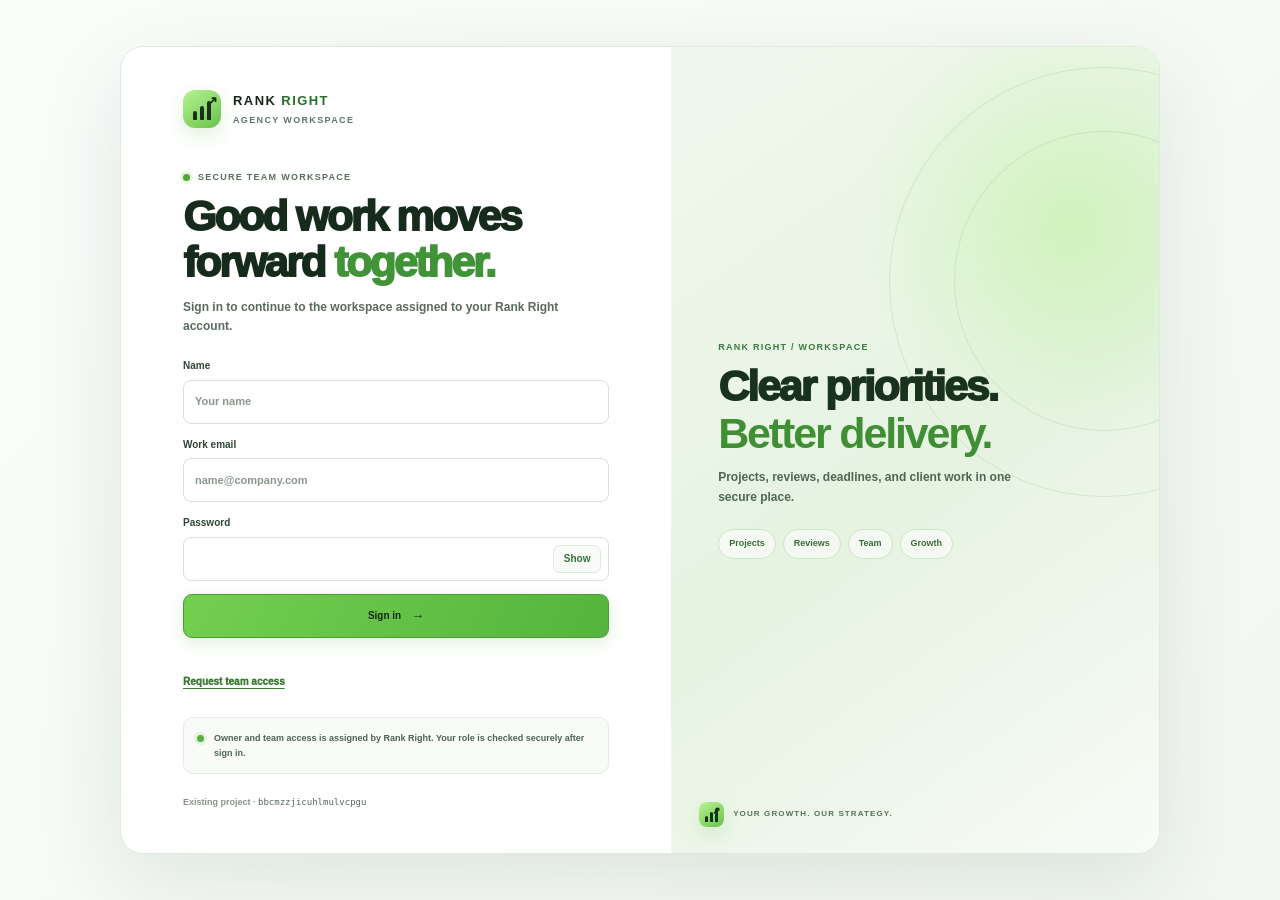
<file: index.html>
<!doctype html>
<html lang="en">
<head>
  <meta charset="UTF-8" />
  <meta name="viewport" content="width=device-width, initial-scale=1.0" />
  <meta name="theme-color" content="#f7f9f7" />
  <meta name="description" content="Secure Rank Right workspace sign in." />
  <title>Sign in · Rank Right Workspace</title>
  <link rel="stylesheet" href="styles.css" />
  <script src="dashboard-file.js" defer></script>
</head>
<body class="auth-page" data-auth-flow="team-legacy">
  <main class="auth-layout">
    <section class="auth-card">
      <a class="brand brand-auth" href="index.html" aria-label="Rank Right workspace home">
        <span class="brand-mark"><i></i><i></i><i></i><b>↗</b></span>
        <span class="brand-copy"><strong>RANK <em>RIGHT</em></strong><small>AGENCY WORKSPACE</small></span>
      </a>
      <div class="auth-intro">
        <p class="eyebrow"><span class="eyebrow-dot"></span>SECURE TEAM WORKSPACE</p>
        <h1>Good work moves forward <span>together.</span></h1>
        <p>Sign in to continue to the workspace assigned to your Rank Right account.</p>
      </div>
      <form id="auth-form" class="auth-form">
        <label id="name-field">Name<input name="full_name" autocomplete="name" placeholder="Your name" maxlength="120" /></label>
        <label>Work email<input name="email" type="email" placeholder="name@company.com" autocomplete="off" required maxlength="320" /></label>
        <label id="password-field">Password<span class="password-control"><input name="password" type="password" autocomplete="current-password" required minlength="8" /><button class="password-visibility" id="password-visibility" type="button" aria-pressed="false">Show</button></span></label>
        <input class="auth-honeypot" name="company_url" tabindex="-1" autocomplete="off" aria-hidden="true" /><button class="button button-primary button-wide" id="auth-submit" type="submit">Sign in <span>→</span></button>
      </form>
      <form id="recovery-form" class="auth-form" hidden>
        <label>New password<span class="password-control"><input id="new-password" type="password" autocomplete="new-password" required minlength="8" /><button class="password-visibility" id="new-password-visibility" type="button" aria-pressed="false">Show</button></span></label>
        <label>Confirm new password<span class="password-control"><input id="confirm-password" type="password" autocomplete="new-password" required minlength="8" /><button class="password-visibility" id="confirm-password-visibility" type="button" aria-pressed="false">Show</button></span></label>
        <button class="button button-primary button-wide" id="recovery-submit" type="submit">Update password <span>→</span></button>
      </form>
      <p class="auth-status" id="auth-status" role="status" aria-live="polite"></p>
      <button class="text-button auth-mode-toggle" id="auth-mode-toggle" type="button">Request team access</button>
      <div class="auth-note"><span class="connection-dot is-online"></span><span>Owner and team access is assigned by Rank Right. Your role is checked securely after sign in.</span></div>
      <p class="auth-foot">Existing project · <code>bbcmzzjicuhlmulvcpgu</code></p>
    </section>
    <aside class="auth-aside" aria-label="Workspace capabilities">
      <div class="aside-orbit aside-orbit-one"></div><div class="aside-orbit aside-orbit-two"></div>
      <div class="aside-copy">
        <p class="eyebrow">RANK RIGHT / WORKSPACE</p>
        <h2>Clear priorities.<br /><strong>Better delivery.</strong></h2>
        <p>Projects, reviews, deadlines, and client work in one secure place.</p>
        <div class="aside-pills"><span>Projects</span><span>Reviews</span><span>Team</span><span>Growth</span></div>
      </div>
      <div class="aside-footer"><span class="brand-mark brand-mark-small"><i></i><i></i><i></i><b>↗</b></span><span>YOUR GROWTH. OUR STRATEGY.</span></div>
    </aside>
  </main>
</body>
</html>
</file>
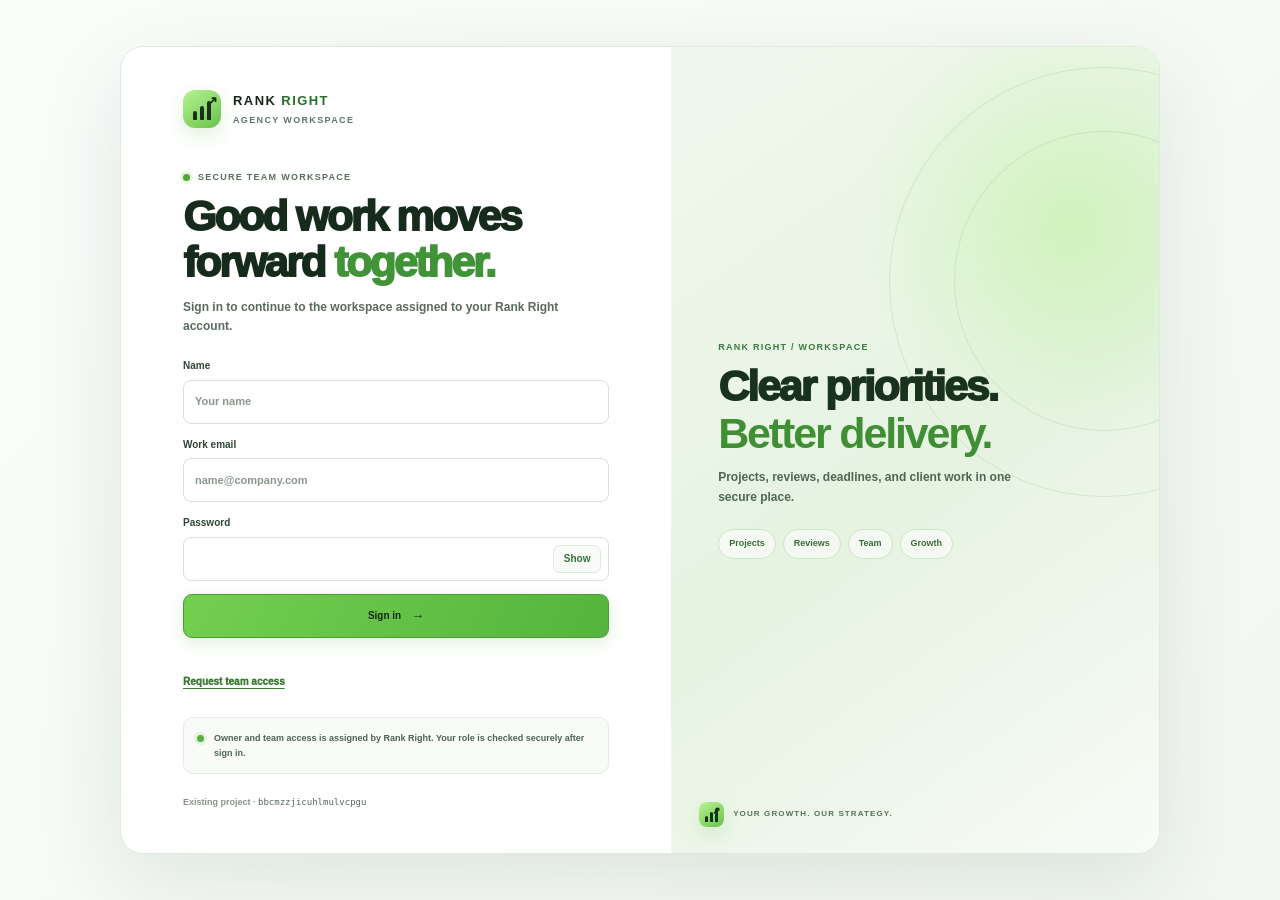
<file: owner.html>
<!doctype html>
<html lang="en">
<head>
  <meta charset="UTF-8" />
  <meta name="viewport" content="width=device-width, initial-scale=1.0" />
  <meta name="theme-color" content="#f7f9f7" />
  <meta name="description" content="Rank Right owner workspace." />
  <title>Owner workspace · Rank Right</title>
  <link rel="stylesheet" href="styles.css" />
  <script src="dashboard-file.js" defer></script>
  <script>
    window.setTimeout(function () {
      const state = document.querySelector('.loading-state');
      if (!state) return;
      state.className = 'connection-state-card';
      state.innerHTML = '<span class="empty-illustration">!</span><h1>Dashboard could not start</h1><p>The dashboard script did not finish loading. Reopen this page from the dashboard folder or start the local preview, then try again.</p>';
    }, 15000);
  </script>
</head>
<body data-dashboard-role="owner">
  <div class="app-shell">
    <aside class="sidebar" id="sidebar">
      <a class="brand" href="owner.html"><span class="brand-mark"><i></i><i></i><i></i><b>↗</b></span><span class="brand-copy"><strong>RANK <em>RIGHT</em></strong><small>OWNER WORKSPACE</small></span></a>
      <div class="workspace-select"><span class="workspace-avatar">RR</span><span><strong>Rank Right</strong><small>Owner &amp; admin</small></span><span class="workspace-chevron">⌄</span></div>
      <p class="nav-caption">MANAGE WORKSPACE</p>
      <nav class="nav-list" id="primary-nav" aria-label="Owner navigation">
        <button class="nav-item is-active" data-view="overview"><span>▦</span>Overview</button>
        <button class="nav-item" data-view="requests"><span>◷</span>Access requests</button>
        <button class="nav-item" data-view="team"><span>♧</span>Team</button>
        <button class="nav-item" data-view="enquiries"><span>✉</span>Website enquiries</button>
        <button class="nav-item" data-view="clients"><span>◇</span>Clients</button>
        <button class="nav-item" data-view="services"><span>◈</span>Services</button>
        <button class="nav-item" data-view="projects"><span>▤</span>Projects</button>
        <button class="nav-item" data-view="reviews"><span>◉</span>Review centre</button>
        <button class="nav-item" data-view="tasks"><span>☷</span>Tasks</button>
        <button class="nav-item" data-view="calendar"><span>▦</span>Calendar</button>
        <button class="nav-item" data-view="templates"><span>▧</span>Templates</button>
        <button class="nav-item" data-view="recurrence"><span>↻</span>Recurring work</button>
        <button class="nav-item" data-view="approvals"><span>✓</span>Client approvals</button>
        <button class="nav-item" data-view="reports"><span>⌁</span>Reports &amp; export</button>
        <button class="nav-item" data-view="activity"><span>⌁</span>Activity log</button>
        <button class="nav-item" data-view="notifications"><span>♧</span>Notifications</button>
      </nav>
      <div class="sidebar-bottom">
        <a class="nav-item nav-link" href="team.html"><span>⇄</span>Team workspace</a>
        <button class="nav-item" data-view="settings"><span>⚙</span>Settings</button>
        <div class="sidebar-user"><span class="user-avatar" id="user-avatar">RR</span><span><strong id="user-name">Loading account…</strong><small>Verified owner</small></span><button class="sign-out-button" type="button" data-sign-out><span aria-hidden="true">↗</span><span>Log out</span></button></div>
      </div>
    </aside>
    <div class="main-column">
      <header class="topbar">
        <div class="topbar-left"><button class="icon-button menu-toggle" id="menu-toggle" aria-label="Open navigation" aria-expanded="false">☰</button><div class="breadcrumbs"><span>Rank Right</span><b>/</b><strong id="breadcrumb-current">Overview</strong></div></div>
        <div class="topbar-actions"><label class="global-search"><span>⌕</span><input id="workspace-search" type="search" placeholder="Search workspace" aria-label="Search workspace" /><kbd>Ctrl K</kbd></label><span class="role-badge role-owner">OWNER / ADMIN</span><button class="icon-button" data-view="notifications" aria-label="Notifications">♧</button><span class="top-avatar" id="top-avatar">RR</span></div>
      </header>
      <main class="main-content" id="main-content" tabindex="-1"><section class="loading-state">Checking your owner access…</section></main>
      <footer class="app-footer"><span>Rank Right Owner Workspace <i>·</i> Private to authorized members</span><span id="connection-state">Connecting securely…</span></footer>
    </div>
  </div>
  <div class="mobile-scrim" id="mobile-scrim"></div>
  <dialog class="app-dialog" id="app-dialog"><form method="dialog" class="dialog-form"><div class="dialog-head"><div><p class="eyebrow">WORKSPACE ACTION</p><h2 id="dialog-title"></h2></div><button class="icon-button" aria-label="Close">×</button></div><div id="dialog-body"></div><div class="dialog-actions"><button class="button button-secondary" value="cancel">Cancel</button><button class="button button-primary" id="dialog-submit" value="default">Save changes</button></div></form></dialog>
</body>
</html>
</file>
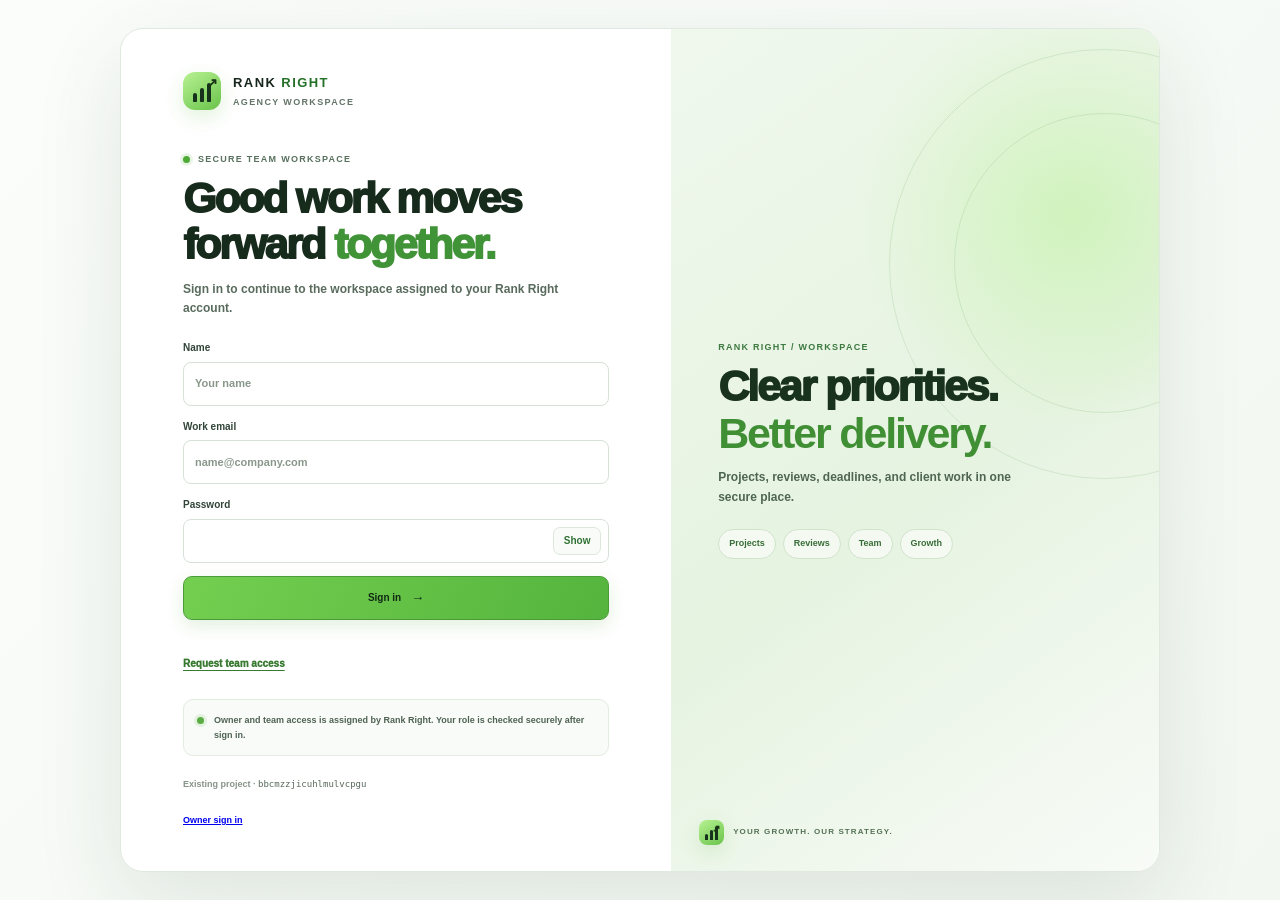
<file: team-login.html>
<!doctype html>
<html lang="en">
<head>
  <meta charset="UTF-8" />
  <meta name="viewport" content="width=device-width, initial-scale=1.0" />
  <meta name="theme-color" content="#f7f9f7" />
  <meta name="description" content="Secure Rank Right workspace sign in." />
  <title>Team sign in · Rank Right Workspace</title>
  <link rel="stylesheet" href="styles.css" />
  <script src="dashboard-file.js" defer></script>
</head>
<body class="auth-page" data-auth-flow="team-legacy">
  <main class="auth-layout">
    <section class="auth-card">
      <a class="brand brand-auth" href="index.html" aria-label="Rank Right workspace home">
        <span class="brand-mark"><i></i><i></i><i></i><b>↗</b></span>
        <span class="brand-copy"><strong>RANK <em>RIGHT</em></strong><small>AGENCY WORKSPACE</small></span>
      </a>
      <div class="auth-intro">
        <p class="eyebrow"><span class="eyebrow-dot"></span>SECURE TEAM WORKSPACE</p>
        <h1>Good work moves forward <span>together.</span></h1>
        <p>Sign in to continue to the workspace assigned to your Rank Right account.</p>
      </div>
      <form id="auth-form" class="auth-form">
        <label id="name-field">Name<input name="full_name" autocomplete="name" placeholder="Your name" maxlength="120" /></label>
        <label>Work email<input name="email" type="email" placeholder="name@company.com" autocomplete="off" required maxlength="320" /></label>
        <label id="password-field">Password<span class="password-control"><input name="password" type="password" autocomplete="current-password" required minlength="8" /><button class="password-visibility" id="password-visibility" type="button" aria-pressed="false">Show</button></span></label>
        <input class="auth-honeypot" name="company_url" tabindex="-1" autocomplete="off" aria-hidden="true" /><button class="button button-primary button-wide" id="auth-submit" type="submit">Sign in <span>→</span></button>
      </form>
      <form id="recovery-form" class="auth-form" hidden>
        <label>New password<span class="password-control"><input id="new-password" type="password" autocomplete="new-password" required minlength="8" /><button class="password-visibility" id="new-password-visibility" type="button" aria-pressed="false">Show</button></span></label>
        <label>Confirm new password<span class="password-control"><input id="confirm-password" type="password" autocomplete="new-password" required minlength="8" /><button class="password-visibility" id="confirm-password-visibility" type="button" aria-pressed="false">Show</button></span></label>
        <button class="button button-primary button-wide" id="recovery-submit" type="submit">Update password <span>→</span></button>
      </form>
      <p class="auth-status" id="auth-status" role="status" aria-live="polite"></p>
      <button class="text-button auth-mode-toggle" id="auth-mode-toggle" type="button">Request team access</button>
      <div class="auth-note"><span class="connection-dot is-online"></span><span>Owner and team access is assigned by Rank Right. Your role is checked securely after sign in.</span></div>
      <p class="auth-foot">Existing project · <code>bbcmzzjicuhlmulvcpgu</code></p>
      <p class="auth-foot"><a href="index.html">Owner sign in</a></p>
    </section>
    <aside class="auth-aside" aria-label="Workspace capabilities">
      <div class="aside-orbit aside-orbit-one"></div><div class="aside-orbit aside-orbit-two"></div>
      <div class="aside-copy">
        <p class="eyebrow">RANK RIGHT / WORKSPACE</p>
        <h2>Clear priorities.<br /><strong>Better delivery.</strong></h2>
        <p>Projects, reviews, deadlines, and client work in one secure place.</p>
        <div class="aside-pills"><span>Projects</span><span>Reviews</span><span>Team</span><span>Growth</span></div>
      </div>
      <div class="aside-footer"><span class="brand-mark brand-mark-small"><i></i><i></i><i></i><b>↗</b></span><span>YOUR GROWTH. OUR STRATEGY.</span></div>
    </aside>
  </main>
</body>
</html>
</file>
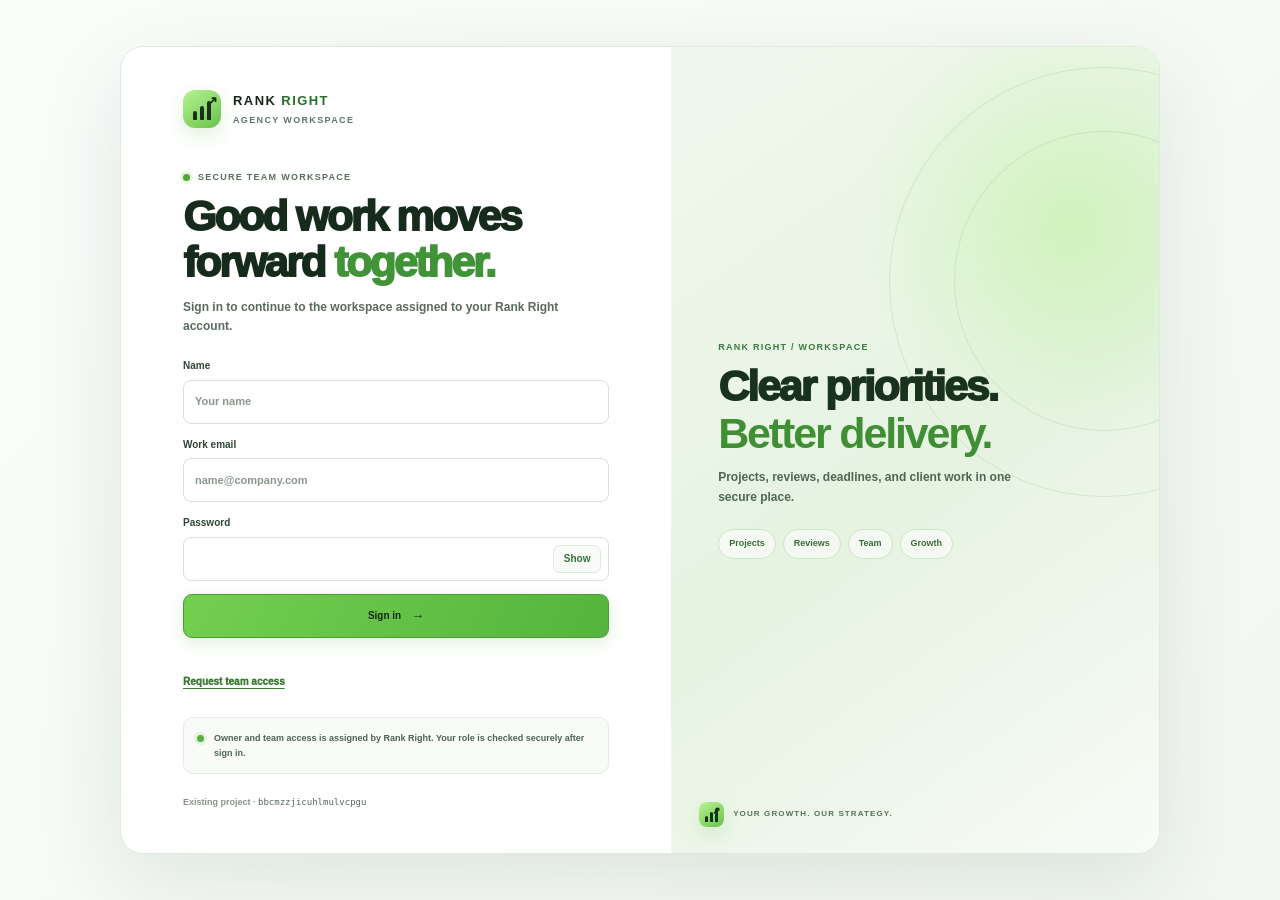
<file: team.html>
<!doctype html>
<html lang="en">
<head>
  <meta charset="UTF-8" />
  <meta name="viewport" content="width=device-width, initial-scale=1.0" />
  <meta name="theme-color" content="#f7f9f7" />
  <meta name="description" content="Rank Right team member workspace." />
  <title>Team workspace · Rank Right</title>
  <link rel="stylesheet" href="styles.css" />
  <script src="dashboard-file.js" defer></script>
  <script>
    window.setTimeout(function () {
      const state = document.querySelector('.loading-state');
      if (!state) return;
      state.className = 'connection-state-card';
      state.innerHTML = '<span class="empty-illustration">!</span><h1>Dashboard could not start</h1><p>The dashboard script did not finish loading. Reopen this page from the dashboard folder or start the local preview, then try again.</p>';
    }, 15000);
  </script>
</head>
<body data-dashboard-role="team_member">
  <div class="app-shell">
    <aside class="sidebar" id="sidebar">
      <a class="brand" href="team.html"><span class="brand-mark"><i></i><i></i><i></i><b>↗</b></span><span class="brand-copy"><strong>RANK <em>RIGHT</em></strong><small>TEAM WORKSPACE</small></span></a>
      <div class="workspace-select"><span class="workspace-avatar">RR</span><span><strong>Rank Right</strong><small>Team member</small></span><span class="workspace-chevron">⌄</span></div>
      <p class="nav-caption">MY WORK</p>
      <nav class="nav-list" id="primary-nav" aria-label="Team member navigation">
        <button class="nav-item is-active" data-view="overview"><span>▦</span>My overview</button>
        <button class="nav-item" data-view="projects"><span>▤</span>Assigned projects</button>
        <button class="nav-item" data-view="services"><span>◈</span>My services</button>
        <button class="nav-item" data-view="tasks"><span>☷</span>My tasks</button>
        <button class="nav-item" data-view="submissions"><span>↑</span>Submit work</button>
        <button class="nav-item" data-view="feedback"><span>◉</span>Review feedback</button>
        <button class="nav-item" data-view="calendar"><span>▦</span>My calendar</button>
        <button class="nav-item" data-view="notifications"><span>♧</span>Notifications</button>
        <button class="nav-item" data-view="templates"><span>▧</span>Available templates</button>
        <button class="nav-item" data-view="activity"><span>⌁</span>My activity</button>
        <button class="nav-item" data-view="reports"><span>⌁</span>My reports</button>
      </nav>
      <div class="sidebar-bottom">
        <a class="nav-item nav-link" href="owner.html"><span>⇄</span>Owner workspace</a>
        <button class="nav-item" data-view="settings"><span>⚙</span>Settings</button>
        <div class="sidebar-user"><span class="user-avatar" id="user-avatar">RR</span><span><strong id="user-name">Loading account…</strong><small>Verified team member</small></span><button class="sign-out-button" type="button" data-sign-out><span aria-hidden="true">↗</span><span>Log out</span></button></div>
      </div>
    </aside>
    <div class="main-column">
      <header class="topbar">
        <div class="topbar-left"><button class="icon-button menu-toggle" id="menu-toggle" aria-label="Open navigation" aria-expanded="false">☰</button><div class="breadcrumbs"><span>Rank Right</span><b>/</b><strong id="breadcrumb-current">My overview</strong></div></div>
        <div class="topbar-actions"><label class="global-search"><span>⌕</span><input id="workspace-search" type="search" placeholder="Search my work" aria-label="Search assigned workspace records" /><kbd>Ctrl K</kbd></label><span class="role-badge role-team">TEAM MEMBER</span><button class="icon-button" data-view="notifications" aria-label="Notifications">♧</button><span class="top-avatar" id="top-avatar">RR</span></div>
      </header>
      <main class="main-content" id="main-content" tabindex="-1"><section class="loading-state">Checking your team access…</section></main>
      <footer class="app-footer"><span>Rank Right Team Workspace <i>·</i> Assigned work only</span><span id="connection-state">Connecting securely…</span></footer>
    </div>
  </div>
  <div class="mobile-scrim" id="mobile-scrim"></div>
  <dialog class="app-dialog" id="app-dialog"><form method="dialog" class="dialog-form"><div class="dialog-head"><div><p class="eyebrow">WORKSPACE ACTION</p><h2 id="dialog-title"></h2></div><button class="icon-button" aria-label="Close">×</button></div><div id="dialog-body"></div><div class="dialog-actions"><button class="button button-secondary" value="cancel">Cancel</button><button class="button button-primary" id="dialog-submit" value="default">Save changes</button></div></form></dialog>
</body>
</html>
</file>
<file: styles.css>
:root{color-scheme:light;--bg:#ffffff;--paper:#fff;--paper-soft:#f8faf8;--paper-green:#f0f8ed;--line:#e3eae3;--line-strong:#ced9cf;--ink:#17261b;--muted:#56675a;--soft:#738176;--green:#4caa35;--green-dark:#267129;--green-pale:#e8f6e3;--blue:#2878a6;--amber:#a56b10;--red:#b5483e;--shadow:0 16px 46px rgba(26,54,31,.08);font-family:Inter,Manrope,"Segoe UI",Arial,sans-serif}*{box-sizing:border-box}html{min-width:320px;background:var(--bg);scroll-behavior:smooth}body{margin:0;min-height:100vh;background:#fff;color:var(--ink);font-size:14px;line-height:1.55;font-weight:550;overflow-x:hidden}button,input,select,textarea{font:inherit}button{color:inherit}button:focus-visible,a:focus-visible,input:focus-visible,select:focus-visible,textarea:focus-visible{outline:3px solid rgba(76,170,53,.32);outline-offset:2px}button:disabled{cursor:not-allowed}.app-shell{min-height:100vh}.sidebar{position:fixed;z-index:20;inset:0 auto 0 0;width:264px;padding:24px 15px 15px;background:#fff;border-right:1px solid var(--line);display:flex;flex-direction:column;overflow-y:auto}.brand{display:flex;align-items:center;gap:12px;padding:0 10px 22px;color:inherit;text-decoration:none}.brand-mark{position:relative;width:38px;height:38px;display:flex;align-items:flex-end;justify-content:center;gap:3px;padding:8px 7px;border-radius:12px;background:linear-gradient(145deg,#b8f293,#69c34a);box-shadow:0 7px 20px rgba(86,182,55,.18);overflow:hidden}.brand-mark i{display:block;width:4px;border-radius:3px 3px 1px 1px;background:#17321c}.brand-mark i:nth-child(1){height:9px}.brand-mark i:nth-child(2){height:14px}.brand-mark i:nth-child(3){height:19px}.brand-mark b{position:absolute;right:3px;top:1px;color:#173414;font-size:14px}.brand-copy strong{font-size:13px;letter-spacing:.11em;font-weight:900}.brand-copy em{color:var(--green-dark);font-style:normal}.brand-copy small{display:block;margin-top:2px;color:#647568;font-size:9px;font-weight:800;letter-spacing:.15em}.workspace-select{display:flex;align-items:center;gap:10px;margin:0 2px 23px;padding:11px;border:1px solid var(--line);border-radius:12px;background:#f9fbf9}.workspace-avatar,.user-avatar{flex:0 0 34px;height:34px;display:grid;place-items:center;border-radius:10px;color:#286d2e;background:var(--green-pale);font-size:11px;font-weight:900}.workspace-select strong,.sidebar-user strong{display:block;font-size:11px;font-weight:850}.workspace-select small,.sidebar-user small{display:block;margin-top:2px;color:var(--muted);font-size:10px;font-weight:650}.workspace-chevron{margin-left:auto;color:#718176}.nav-caption{margin:0 10px 8px;color:#718075;font-size:9px;font-weight:850;letter-spacing:.15em}.nav-list{display:grid;gap:3px}.nav-item{position:relative;display:flex;align-items:center;gap:11px;width:100%;min-height:38px;padding:0 10px;border:0;border-radius:9px;background:transparent;color:#435448;text-align:left;text-decoration:none;font-size:11px;font-weight:750;cursor:pointer;transition:background .18s,color .18s,transform .18s}.nav-item>span:first-child{width:18px;color:#607267;text-align:center;font-size:15px;font-weight:700}.nav-item:hover{background:#f3f8f2;color:#17321c;transform:translateX(2px)}.nav-item.is-active{background:linear-gradient(90deg,#e8f6e3,#f5faf3);color:#215d29}.nav-item.is-active:before{position:absolute;left:-15px;top:8px;bottom:8px;width:3px;border-radius:3px;background:var(--green);content:''}.nav-item.is-active>span:first-child{color:var(--green-dark)}.sidebar-bottom{display:grid;gap:4px;margin-top:auto;padding-top:20px}.nav-link{box-sizing:border-box}.sidebar-user{display:flex;align-items:center;gap:9px;margin-top:8px;padding:13px 5px 0;border-top:1px solid var(--line)}.sidebar-user>span:nth-child(2){min-width:0;flex:1}.sidebar-user strong{overflow:hidden;text-overflow:ellipsis;white-space:nowrap}.sign-out-button{width:30px;height:30px;border:1px solid var(--line);border-radius:8px;background:#fff;color:var(--muted);font-weight:800;cursor:pointer}.main-column{min-height:100vh;margin-left:264px;display:flex;flex-direction:column}.topbar{position:sticky;top:0;z-index:10;min-height:68px;padding:0 36px;display:flex;align-items:center;justify-content:space-between;border-bottom:1px solid var(--line);background:rgba(255,255,255,.92);backdrop-filter:blur(16px)}.topbar-left,.topbar-actions{display:flex;align-items:center}.topbar-actions{gap:12px}.breadcrumbs{display:flex;align-items:center;gap:10px;color:#6b796e;font-size:11px;font-weight:700}.breadcrumbs b{color:#a7b2a9;font-weight:700}.breadcrumbs strong{color:#1a2d20;font-weight:850}.global-search{width:220px;height:36px;display:flex;align-items:center;gap:8px;padding:0 10px;border:1px solid var(--line-strong);border-radius:9px;background:#fff;color:#67786b}.global-search>span{font-size:18px}.global-search input{min-width:0;flex:1;border:0;outline:0;background:transparent;color:var(--ink);font-size:10px;font-weight:650}.global-search input::placeholder{color:#7e8d81}.global-search kbd{padding:2px 5px;border:1px solid var(--line);border-radius:5px;color:#66766a;background:#f8faf8;font:9px ui-monospace,Consolas,monospace}.role-badge{padding:6px 9px;border:1px solid #d6e7d1;border-radius:7px;background:#f0f8ed;color:#2e7134;font-size:9px;font-weight:900;letter-spacing:.06em;white-space:nowrap}.role-team{border-color:#d6e6ee;background:#edf7fb;color:#286987}.icon-button,.top-avatar{display:grid;place-items:center;border:1px solid var(--line-strong);border-radius:9px;background:#fff;color:#4d6152;cursor:pointer}.icon-button{width:35px;height:35px;font-size:15px}.top-avatar{width:33px;height:33px;border-radius:50%;color:#276c30;background:#eaf6e6;border-color:#d8ead2;font-size:10px;font-weight:900}.menu-toggle{display:none}.main-content{width:min(100%,1480px);flex:1;margin:0 auto;padding:32px 36px 24px}.page-heading{display:flex;align-items:flex-end;justify-content:space-between;gap:20px;margin:0 0 23px}.eyebrow{display:flex;align-items:center;gap:8px;margin:0 0 8px;color:#58705d;font-size:9px;font-weight:850;letter-spacing:.14em}.eyebrow-dot{width:7px;height:7px;border-radius:50%;background:var(--green);box-shadow:0 0 0 3px rgba(76,170,53,.13)}h1{margin:0;color:#14271a;font-size:clamp(25px,2.4vw,34px);line-height:1.18;letter-spacing:-.045em;font-weight:900}.page-description{margin:8px 0 0;color:#536458;font-size:12px;font-weight:650}.heading-actions{display:flex;align-items:center;gap:10px}.date-chip{display:flex;align-items:center;gap:8px;padding:9px 12px;border:1px solid var(--line-strong);border-radius:9px;background:#fff;color:#536458;font-size:10px;font-weight:750}.button{min-height:38px;display:inline-flex;align-items:center;justify-content:center;gap:10px;padding:0 14px;border:1px solid transparent;border-radius:9px;font-size:10px;font-weight:850;cursor:pointer;text-decoration:none;transition:transform .18s,box-shadow .18s,background .18s}.button:hover:not(:disabled){transform:translateY(-1px)}.button-primary{border-color:#4b9c39;background:linear-gradient(115deg,#74cf50,#54b43d);color:#102813;box-shadow:0 6px 18px rgba(75,164,52,.16)}.button-primary:hover:not(:disabled){box-shadow:0 9px 23px rgba(75,164,52,.23)}.button-secondary{border-color:var(--line-strong);background:#fff;color:#273d2c}.button-danger{border-color:#f0d6d2;background:#fff7f6;color:#a23e35}.button-wide{width:100%;min-height:44px}.button-disabled{border-color:var(--line);background:#f5f7f5;color:#88948a;opacity:.8}.button b,.button span{font-size:13px}.button:disabled{opacity:.55}.stat-grid{display:grid;grid-template-columns:repeat(4,minmax(0,1fr));gap:14px;margin:0 0 18px}.stat-card{min-height:145px;padding:17px 18px 15px;border:1px solid #e1e9e1;border-radius:15px;background:#fff;box-shadow:0 7px 23px rgba(28,55,34,.045);animation:rise .42s both}.stat-card:nth-child(2){animation-delay:.04s}.stat-card:nth-child(3){animation-delay:.08s}.stat-card:nth-child(4){animation-delay:.12s}.stat-top{display:flex;align-items:center;gap:10px}.stat-icon{width:32px;height:32px;display:grid;place-items:center;border-radius:9px;font-size:15px;font-weight:900}.stat-green{background:#eaf7e6;color:#3c8b31}.stat-amber{background:#fff5dc;color:#a36c0d}.stat-blue{background:#e9f5fa;color:#2c7a9b}.stat-red{background:#fff0ed;color:#b44b3d}.stat-label{color:#536357;font-size:10px;font-weight:900;letter-spacing:.075em}.stat-menu{margin-left:auto;color:#829084;font-weight:850;letter-spacing:.12em}.stat-value{margin-top:13px;color:#18271c;font-size:30px;line-height:1.1;font-weight:900;letter-spacing:-.05em}.stat-foot{margin-top:7px;color:#66766a;font-size:10px;font-weight:650}.panel{border:1px solid #e2eae2;border-radius:15px;background:#fff;box-shadow:0 7px 23px rgba(28,55,34,.035)}.overview-grid{display:grid;grid-template-columns:minmax(0,1.55fr) minmax(290px,.9fr);gap:15px;margin:0 0 16px}.overview-grid-lower{grid-template-columns:1fr 1fr}.project-health-panel,.review-panel,.recent-panel,.deadlines-panel,.calendar-panel,.data-panel{padding:18px}.panel-heading{display:flex;align-items:center;justify-content:space-between;gap:12px;margin-bottom:14px}.panel-kicker{margin:0 0 4px;color:#617365;font-size:9px;font-weight:850;letter-spacing:.13em}.panel-heading h2,.calendar-heading h2{margin:0;color:#1a2a1e;font-size:17px;font-weight:900;letter-spacing:-.025em}.text-button{padding:5px 0;border:0;background:none;color:#397a31;font-size:10px;font-weight:850;cursor:pointer;text-decoration:none}.text-button:hover{color:#1e5d27}.chart-blank{min-height:180px;position:relative;display:flex;flex-direction:column;align-items:center;justify-content:center;overflow:hidden;border:1px dashed #d6e3d5;border-radius:12px;background:linear-gradient(180deg,#fbfdfb,#f4f9f2);text-align:center}.chart-grid-lines{position:absolute;inset:24px 18px;background:repeating-linear-gradient(to bottom,transparent 0,transparent 39px,#e8eee7 40px,#e8eee7 41px)}.chart-lock{position:relative;display:grid;place-items:center;width:38px;height:38px;margin-bottom:8px;border-radius:12px;background:#eaf6e6;color:#397f31;font-size:19px;font-weight:900}.chart-blank strong{position:relative;color:#314438;font-size:12px;font-weight:850}.chart-blank p{position:relative;margin:5px 15px 0;color:#69786d;font-size:10px;font-weight:600}.chart-legend{display:flex;align-items:center;gap:14px;margin-top:12px;color:#5c6d60;font-size:9px;font-weight:700}.chart-legend span{display:flex;align-items:center;gap:5px}.legend-dot{width:7px;height:7px;border-radius:50%}.legend-dot-green{background:#5db243}.legend-dot-dim{background:#becbbf}.chart-note{margin-left:auto;color:#7d897f}.empty-card{min-height:145px;display:flex;flex-direction:column;align-items:center;justify-content:center;padding:19px;text-align:center}.compact-empty{min-height:110px}.empty-illustration{display:grid;place-items:center;width:37px;height:37px;margin-bottom:9px;border-radius:12px;background:#eff7ec;color:#398236;font-size:17px;font-weight:900}.empty-card strong{color:#2d4032;font-size:11px;font-weight:850}.empty-card p{max-width:380px;margin:5px 0 0;color:#66766a;font-size:10px;font-weight:600;line-height:1.55}.full-width{width:100%}.deadline-calendar-link{display:block;margin:8px auto 0}.data-empty{padding:15px}.toolbar{display:flex;align-items:center;justify-content:space-between;gap:12px;margin-bottom:14px;padding:11px 13px}.filter-tabs{display:flex;gap:5px;flex-wrap:wrap}.filter-tab{padding:7px 10px;border:1px solid transparent;border-radius:7px;background:transparent;color:#637267;font-size:9px;font-weight:800;cursor:pointer}.filter-tab:hover{background:#f5f8f5}.filter-tab.is-selected{border-color:#dce9d8;background:#edf7e9;color:#2a7130}.data-table-wrap{width:100%;overflow:auto;border:1px solid var(--line);border-radius:11px;background:#fff}.data-table{width:100%;border-collapse:collapse;min-width:650px}.data-table th{padding:11px 13px;background:#f8faf8;color:#536557;text-align:left;font-size:10px;font-weight:900;letter-spacing:.07em;white-space:nowrap}.data-table td{padding:12px 13px;border-top:1px solid #edf1ed;color:#334538;font-size:10px;font-weight:650;vertical-align:top}.data-table tr:hover td{background:#fbfdfb}.data-table td .cell-title{display:block;color:#1d3022;font-weight:850}.data-table td .cell-sub{display:block;margin-top:3px;color:#748176;font-size:9px;font-weight:600}.table-actions{display:flex;gap:5px;flex-wrap:wrap}.small-button{min-height:28px;padding:0 9px;border:1px solid var(--line-strong);border-radius:7px;background:#fff;color:#334638;font-size:9px;font-weight:800;cursor:pointer}.small-button:hover{border-color:#9ec995;background:#f5fbf2}.small-button.is-danger{color:#a23e35;border-color:#f0d8d4}.status-chip{display:inline-flex;align-items:center;gap:5px;padding:4px 8px;border-radius:999px;background:#eff3ef;color:#536458;font-size:8px;font-weight:900;letter-spacing:.03em;text-transform:uppercase;white-space:nowrap}.status-chip-green{background:#e9f6e5;color:#35752e}.status-chip-amber{background:#fff5de;color:#9a6a13}.status-chip-red{background:#fff0ed;color:#a74439}.status-chip-blue{background:#eaf5fa;color:#276e8a}.service-grid{display:grid;grid-template-columns:repeat(3,minmax(0,1fr));gap:13px}.service-card{position:relative;min-height:177px;padding:17px;border:1px solid #e1e9e1;border-radius:14px;background:#fff;box-shadow:0 6px 20px rgba(28,55,34,.035);transition:transform .18s,box-shadow .18s,border .18s;animation:rise .3s both}.service-card:hover{transform:translateY(-2px);border-color:#c9dfc4;box-shadow:var(--shadow)}.service-index{color:#7b8b7d;font:10px ui-monospace,Consolas,monospace;font-weight:800}.service-icon{position:absolute;right:16px;top:14px;display:grid;place-items:center;width:31px;height:31px;border-radius:9px;background:#edf7e9;color:#398235;font-weight:900}.service-card h2{max-width:80%;margin:20px 0 7px;color:#1d3022;font-size:14px;font-weight:900;letter-spacing:-.02em}.service-card p{margin:0;color:#5d6d61;font-size:10px;font-weight:600;line-height:1.6}.service-status{display:inline-block;margin-top:13px;padding:4px 7px;border-radius:6px;background:#f3f7f2;color:#647267;font-size:8px;font-weight:900;letter-spacing:.05em}.calendar-heading{display:flex;align-items:center;justify-content:space-between;gap:12px;margin-bottom:14px}.calendar-controls{display:flex;gap:6px}.calendar-grid{display:grid;grid-template-columns:repeat(7,minmax(0,1fr));border-top:1px solid var(--line);border-left:1px solid var(--line);border-radius:10px;overflow:hidden}.calendar-day-name{display:grid;place-items:center;min-height:32px;border-right:1px solid var(--line);border-bottom:1px solid var(--line);background:#f8faf8;color:#657468;font-size:8px;font-weight:900;letter-spacing:.05em}.calendar-day{position:relative;min-height:65px;padding:8px;border-right:1px solid var(--line);border-bottom:1px solid var(--line);background:#fff;color:#344639;font-size:10px;font-weight:800}.calendar-day.is-outside{color:#a3aea4;background:#fbfcfb}.calendar-day.is-today span{display:grid;place-items:center;width:23px;height:23px;border-radius:50%;background:#e6f4e1;color:#276c2d;font-weight:900}.calendar-note{display:flex;align-items:center;gap:8px;margin:13px 0 0;color:#657468;font-size:10px;font-weight:650}.calendar-note .connection-dot{background:#8aa28b;box-shadow:none}.settings-grid{display:grid;grid-template-columns:1fr 1fr;gap:14px}.settings-card{padding:18px}.connection-details{display:grid;gap:0;margin:0 0 16px}.connection-details>div{display:flex;justify-content:space-between;gap:12px;padding:10px 0;border-bottom:1px solid #edf1ed}.connection-details dt{color:#66766a;font-size:10px;font-weight:700}.connection-details dd{margin:0;color:#24372a;font-size:10px;font-weight:850}.settings-copy{color:#596a5d;font-size:11px;font-weight:600;line-height:1.65}.safe-list{display:grid;gap:9px;margin:16px 0 0;padding:0;list-style:none}.safe-list li{display:flex;gap:8px;align-items:flex-start;color:#405345;font-size:10px;font-weight:750}.safe-list li:before{content:'✓';color:#398236;font-weight:900}.loading-state,.connection-state-card{display:flex;align-items:center;justify-content:center;min-height:220px;padding:25px;border:1px dashed #cedbce;border-radius:14px;background:#fff;color:#44574a;text-align:center;font-weight:750}.connection-state-card{flex-direction:column;max-width:620px;min-height:0;margin:12vh auto;padding:32px}.connection-state-card h1{font-size:24px}.connection-state-card p{max-width:500px;color:#5a6c5e;font-weight:650}.app-footer{display:flex;justify-content:space-between;gap:12px;margin-top:auto;padding:17px 36px;border-top:1px solid var(--line);background:rgba(255,255,255,.66);color:#6a796d;font-size:9px;font-weight:700}.app-footer i{color:#a3b0a5;font-style:normal}.app-footer #connection-state{color:#397a31;font-weight:800}.form-grid{display:grid;grid-template-columns:repeat(2,minmax(0,1fr));gap:13px}.field{display:grid;gap:6px;margin-bottom:13px}.field label,.auth-form label{color:#314438;font-size:10px;font-weight:850}.field input,.field select,.field textarea,.auth-form input{width:100%;min-height:40px;padding:10px 11px;border:1px solid #d7e1d7;border-radius:8px;background:#fff;color:#1e3023;font-size:11px;font-weight:650}.field textarea{min-height:100px;resize:vertical}.field input::placeholder,.field textarea::placeholder,.auth-form input::placeholder{color:#89978b;font-weight:550}.dialog-form{padding:21px}.app-dialog{width:min(620px,calc(100vw - 28px));max-height:min(85vh,800px);padding:0;border:1px solid #dce5dc;border-radius:17px;background:#fff;color:var(--ink);box-shadow:0 30px 90px rgba(23,46,27,.2)}.app-dialog::backdrop{background:rgba(15,30,18,.38);backdrop-filter:blur(3px)}.dialog-head{display:flex;align-items:flex-start;justify-content:space-between;gap:14px;margin-bottom:18px}.dialog-head h2{margin:0;color:#1c3021;font-size:20px;font-weight:900}.dialog-actions{display:flex;justify-content:flex-end;gap:9px;margin-top:18px}.dialog-error{margin:10px 0;color:#a34237;font-size:10px;font-weight:750}.dialog-success{margin:10px 0;color:#2e7332;font-size:10px;font-weight:750}.toast{position:fixed;z-index:50;top:20px;left:50%;transform:translateX(-50%);max-width:min(420px,calc(100vw - 40px));padding:12px 16px;border:1px solid #cce1c7;border-radius:11px;background:#f4fbf2;color:#285d2b;box-shadow:var(--shadow);font-size:11px;font-weight:800;animation:toast-enter .22s both}@keyframes toast-enter{from{opacity:0;translate:0 -8px}to{opacity:1;translate:0 0}}.toast.is-error{border-color:#f0d6d2;background:#fff5f3;color:#a33d34}.auth-page{display:grid;place-items:center;min-height:100vh;padding:26px;background:linear-gradient(135deg,#fbfdfb,#f2f7f1)}.auth-layout{width:min(1040px,100%);min-height:610px;display:grid;grid-template-columns:minmax(0,1.06fr) minmax(0,.94fr);overflow:hidden;border:1px solid #e0e9df;border-radius:23px;background:#fff;box-shadow:0 28px 90px rgba(29,64,37,.11)}.auth-card{padding:43px clamp(25px,5vw,62px);display:flex;flex-direction:column;justify-content:center}.brand-auth{padding:0;margin-bottom:43px}.auth-intro h1{max-width:430px;margin:0;color:#172b1c;font-size:clamp(28px,4vw,43px);line-height:1.07;letter-spacing:-.055em;font-weight:950}.auth-intro h1 span{color:#419338}.auth-intro>p:last-child{max-width:410px;margin:13px 0 22px;color:#596b5c;font-size:12px;font-weight:650;line-height:1.6}.auth-form{display:grid;gap:13px}.auth-form label{display:grid;gap:6px}.auth-form input{min-height:44px}.auth-status{min-height:19px;margin:12px 0 0;color:#366f32;font-size:10px;font-weight:750}.auth-status.is-error{color:#a33d34}.auth-mode-toggle{align-self:flex-start}.auth-note{display:flex;gap:10px;align-items:flex-start;margin-top:23px;padding:13px;border:1px solid #e3ece1;border-radius:10px;background:#f8fbf7;color:#4f6253;font-size:9px;font-weight:650;line-height:1.6}.auth-note .connection-dot{flex:0 0 7px;margin-top:4px}.auth-foot{margin:22px 0 0;color:#879388;font-size:9px;font-weight:700}.auth-foot code{color:#57695b;font:9px ui-monospace,Consolas,monospace}.auth-aside{position:relative;display:flex;flex-direction:column;justify-content:center;overflow:hidden;padding:47px;background:radial-gradient(circle at 82% 22%,rgba(184,241,150,.5),transparent 28%),linear-gradient(145deg,#f0f8ed,#e6f3e1 54%,#f8fbf7);color:#1a3921}.aside-orbit{position:absolute;border:1px solid rgba(74,150,64,.15);border-radius:50%;pointer-events:none}.aside-orbit-one{width:430px;height:430px;right:-160px;top:20px}.aside-orbit-two{width:300px;height:300px;right:-95px;top:84px}.aside-copy{position:relative;z-index:1}.aside-copy .eyebrow{color:#3d7941}.aside-copy h2{margin:0;color:#19321d;font-size:clamp(30px,4vw,43px);line-height:1.08;letter-spacing:-.05em;font-weight:950}.aside-copy h2 strong{color:#408f35}.aside-copy>p:not(.eyebrow){max-width:310px;color:#4e6652;font-size:12px;font-weight:650;line-height:1.65}.aside-pills{display:flex;gap:7px;flex-wrap:wrap;margin-top:21px}.aside-pills span{padding:7px 10px;border:1px solid #d0e4ca;border-radius:999px;background:rgba(255,255,255,.55);color:#386d37;font-size:9px;font-weight:850}.aside-footer{position:absolute;right:28px;bottom:26px;left:28px;display:flex;align-items:center;gap:9px;color:#547256;font-size:8px;font-weight:900;letter-spacing:.14em}.brand-mark-small{width:25px;height:25px;padding:5px;gap:2px;border-radius:8px}.brand-mark-small i{width:3px}.brand-mark-small i:nth-child(1){height:6px}.brand-mark-small i:nth-child(2){height:10px}.brand-mark-small i:nth-child(3){height:14px}.brand-mark-small b{font-size:10px}.connection-dot{display:inline-block;width:7px;height:7px;border-radius:50%;background:#819982;box-shadow:0 0 0 3px rgba(129,153,130,.13)}.connection-dot.is-online{background:#5aad43;box-shadow:0 0 0 3px rgba(90,173,67,.13)}.mobile-scrim{display:none}@keyframes rise{from{opacity:0;transform:translateY(8px)}to{opacity:1;transform:translateY(0)}}@media(max-width:1100px){.sidebar{width:238px}.main-column{margin-left:238px}.main-content{padding-right:24px;padding-left:24px}.topbar{padding:0 24px}.stat-grid{grid-template-columns:repeat(2,minmax(0,1fr))}.service-grid{grid-template-columns:repeat(2,minmax(0,1fr))}}@media(max-width:780px){.sidebar{transform:translateX(-102%);transition:transform .22s ease;box-shadow:none}.sidebar.is-open{transform:translateX(0);box-shadow:15px 0 45px rgba(20,48,26,.12)}.main-column{margin-left:0}.topbar{min-height:62px;padding:0 15px}.menu-toggle{display:grid}.breadcrumbs{gap:6px;font-size:10px}.topbar-actions{gap:7px}.global-search{width:min(210px,35vw)}.global-search kbd{display:none}.role-badge{display:none}.main-content{padding:24px 15px}.app-footer{padding:14px 15px}.mobile-scrim.is-visible{position:fixed;z-index:15;inset:0;display:block;background:rgba(18,34,21,.28)}.overview-grid,.overview-grid-lower,.settings-grid{grid-template-columns:1fr}.auth-layout{grid-template-columns:1fr;min-height:0}.auth-card{padding:30px}.auth-aside{min-height:260px;padding:30px}.brand-auth{margin-bottom:30px}.aside-footer{bottom:15px}.connection-state-card{margin:7vh auto}.calendar-day{min-height:49px;padding:6px}}@media(max-width:520px){.page-heading{align-items:flex-start;flex-direction:column}.heading-actions{width:100%;justify-content:space-between}.stat-grid{gap:9px}.stat-card{min-height:127px;padding:13px}.stat-value{font-size:26px}.stat-label{font-size:8px}.service-grid{grid-template-columns:1fr}.toolbar{align-items:flex-start;flex-direction:column}.form-grid{grid-template-columns:1fr}.global-search{width:35vw;min-width:115px}.topbar-actions>.icon-button{display:none}.auth-page{padding:12px}.auth-card{padding:25px 20px}.auth-aside{min-height:230px;padding:24px}.auth-aside h2{font-size:30px}.auth-foot{font-size:8px}.calendar-day-name{font-size:7px}.calendar-day{min-height:43px;padding:5px;font-size:9px}}@media(prefers-reduced-motion:reduce){*,*:before,*:after{scroll-behavior:auto!important;animation-duration:.01ms!important;animation-iteration-count:1!important;transition-duration:.01ms!important}}
/* Auth controls: password visibility, emphasized access actions, and a bot honeypot. */
.password-control{position:relative;display:flex;align-items:center}.password-control input{width:100%;padding-right:68px}.password-visibility{position:absolute;right:8px;min-width:48px;padding:5px 8px;border:1px solid #dce8da;border-radius:7px;background:#f8fbf7;color:#2f7134;font-size:10px;font-weight:900;cursor:pointer}.password-visibility:hover{background:#edf7e9}.auth-mode-toggle,.owner-setup-toggle{font-weight:950;text-decoration:underline;text-underline-offset:3px}.owner-setup-toggle{margin-top:5px}.auth-honeypot{position:absolute!important;left:-10000px!important;top:auto!important;width:1px!important;height:1px!important;overflow:hidden!important}
.auth-form label[hidden]{display:none!important}
.auth-form[hidden]{display:none!important}
.small-button-danger{border-color:#f0d6d2;background:#fff7f6;color:#a23e35}
.dialog-actions #dialog-submit[hidden]{display:none}
.submission-detail-content{max-height:65vh;overflow:auto;padding-right:4px}
.submission-detail-meta{display:grid;grid-template-columns:repeat(2,minmax(0,1fr));gap:10px;margin:0 0 19px}
.submission-detail-meta>div,.submission-detail-block{min-width:0;padding:12px;border:1px solid var(--line);border-radius:10px;background:var(--paper-soft)}
.submission-detail-meta dt{color:var(--soft);font-size:9px;font-weight:850;letter-spacing:.08em;text-transform:uppercase}
.submission-detail-meta dd{margin:4px 0 0;overflow-wrap:anywhere;font-size:11px;font-weight:750}
.submission-detail-block{margin-top:12px}
.submission-detail-block h3{margin:0 0 8px;font-size:12px;font-weight:900}
.submission-detail-block p{margin:0;color:var(--muted);font-size:11px}
.submission-work-description{white-space:pre-wrap;overflow-wrap:anywhere}
.submission-preview-links{display:grid;gap:8px;margin:0;padding-left:18px}
.submission-preview-links li{overflow-wrap:anywhere;color:var(--muted);font-size:10px}
.submission-preview-links li span{display:block;color:var(--ink);font-weight:800}
.submission-preview-links a{color:var(--green-dark);font-weight:750}
@media(max-width:520px){.submission-detail-meta{grid-template-columns:1fr}}
.sign-out-button{flex:0 0 auto;min-height:32px;display:inline-flex;align-items:center;justify-content:center;gap:5px;padding:0 8px;border:1px solid var(--line-strong);border-radius:8px;background:#fff;color:var(--muted);font-size:9px;font-weight:850;white-space:nowrap;cursor:pointer}
.sign-out-button:hover{border-color:#dfbdb8;background:#fff7f6;color:#a23e35}
.sign-out-button:disabled{opacity:.65}
.settings-form{display:grid;gap:10px;margin-top:12px}
.settings-form>label{color:var(--muted);font-size:10px;font-weight:800}
.settings-form input{width:100%;min-height:40px;padding:8px 10px;border:1px solid var(--line-strong);border-radius:8px;background:#fff;color:var(--ink);font-size:11px}
.settings-form .button{justify-self:start}
.active-team-panel{margin:15px 0;padding:17px 18px}.active-team-panel>p{margin:0 0 12px;color:var(--muted);font-size:11px;font-weight:650}.team-overview-actions{display:flex;align-items:center;gap:15px;flex-wrap:wrap}.upload-file-picker{display:grid;gap:9px;margin:10px 0}.upload-file-picker .settings-copy{margin:0;overflow-wrap:anywhere}.submission-preview-links .small-button{margin-top:5px}
.dashboard-overview-stats{grid-template-columns:repeat(auto-fit,minmax(145px,1fr));margin-bottom:16px}
.active-team-roster{margin:0 0 18px;padding:17px 18px}.active-team-member-list{display:grid;gap:8px;margin:0;padding:0;list-style:none}.active-team-member-list li{padding:10px 12px;border:1px solid var(--line);border-radius:9px;background:var(--paper-soft);color:var(--ink);font-size:11px}.active-team-member-list li strong{font-weight:850}
.active-team-roster{padding:22px 23px}.active-team-roster .panel-heading{margin-bottom:17px}.active-team-member-list{gap:11px}.active-team-member-list li{padding:13px 15px;font-size:12px}
.active-team-member-list li strong{font-size:15px}
.settings-form-status{min-height:17px;margin:0;color:var(--green-dark);font-size:10px;font-weight:750}
.settings-form-status.is-error{color:var(--red)}
</file>
